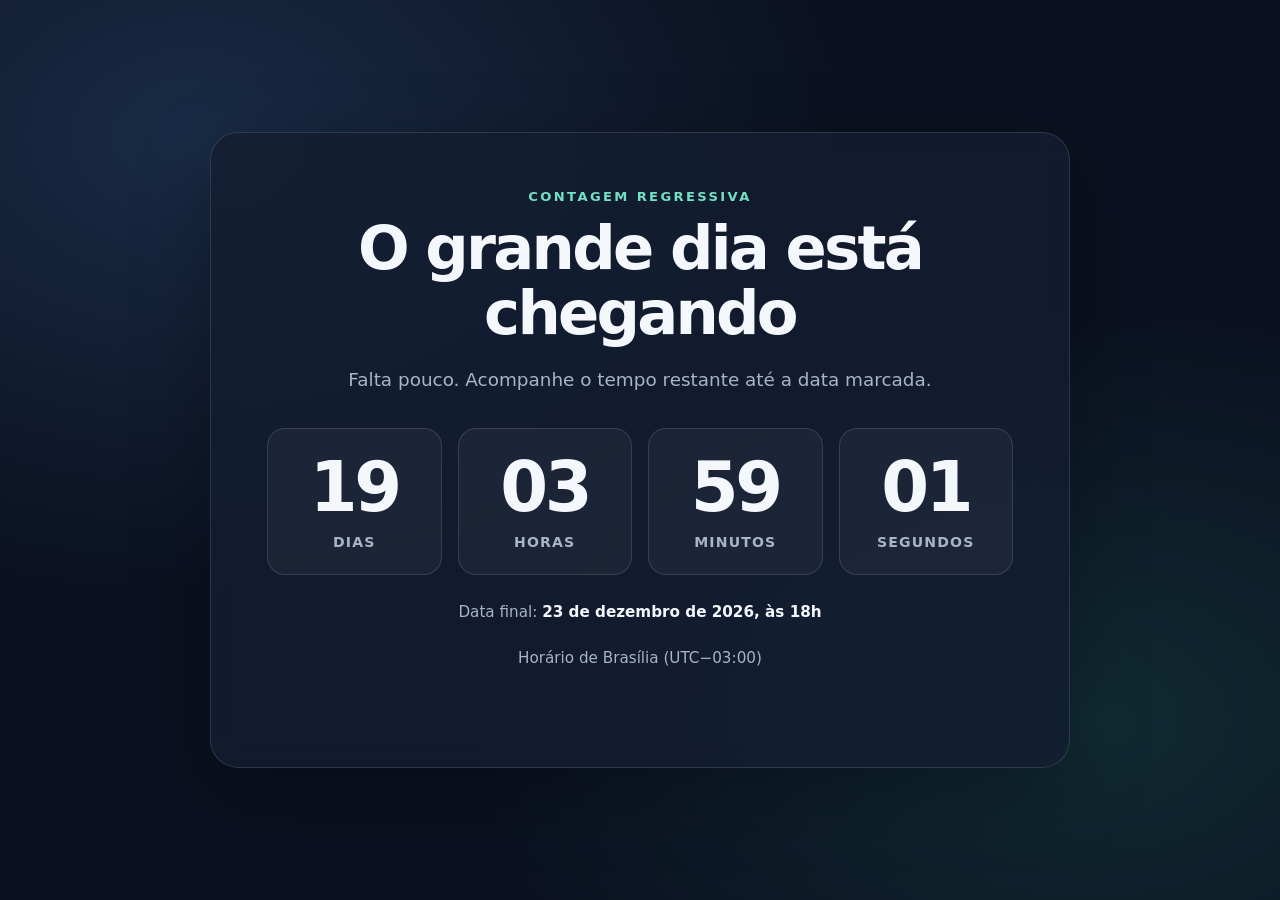
<file: bigday/thebigday.html>
<!DOCTYPE html>
<html lang="pt-BR">
<head>
  <meta charset="UTF-8">
  <meta name="viewport" content="width=device-width, initial-scale=1">
  <meta name="theme-color" content="#101827">
  <title>Contagem regressiva — 23/12/2026</title>
  <style>
    :root {
      color-scheme: dark;
      --bg: #0b1120;
      --panel: rgba(20, 30, 49, .82);
      --text: #f4f7fb;
      --muted: #a8b4c7;
      --accent: #73e0c1;
      --border: rgba(255,255,255,.12);
    }
    * { box-sizing: border-box; }
    body {
      margin: 0;
      min-height: 100svh;
      display: grid;
      place-items: center;
      padding: 24px;
      font-family: system-ui, -apple-system, BlinkMacSystemFont, "Segoe UI", sans-serif;
      color: var(--text);
      background:
        radial-gradient(ellipse at 15% 15%, rgba(61, 111, 166, .28), transparent 42%),
        radial-gradient(ellipse at 85% 80%, rgba(43, 176, 145, .16), transparent 40%),
        var(--bg);
    }
    main {
      width: min(100%, 860px);
      padding: clamp(24px, 6vw, 56px);
      text-align: center;
      background: var(--panel);
      border: 1px solid var(--border);
      border-radius: 28px;
      box-shadow: 0 24px 80px rgba(0,0,0,.28);
      backdrop-filter: blur(12px);
    }
    .eyebrow {
      margin: 0 0 12px;
      color: var(--accent);
      font-size: .82rem;
      font-weight: 750;
      letter-spacing: .18em;
      text-transform: uppercase;
    }
    h1 {
      margin: 0;
      font-size: clamp(2rem, 6vw, 3.8rem);
      line-height: 1.08;
      letter-spacing: -.045em;
    }
    .subtitle {
      margin: 18px 0 34px;
      color: var(--muted);
      font-size: clamp(1rem, 2.5vw, 1.15rem);
      line-height: 1.6;
    }
    .countdown {
      display: grid;
      grid-template-columns: repeat(4, minmax(0, 1fr));
      gap: clamp(8px, 2vw, 16px);
    }
    .unit {
      padding: clamp(14px, 3vw, 24px) 8px;
      border: 1px solid var(--border);
      border-radius: 18px;
      background: rgba(255,255,255,.045);
      min-width: 0;
    }
    .number {
      display: block;
      font-variant-numeric: tabular-nums;
      font-size: clamp(2rem, 7vw, 4.3rem);
      line-height: 1;
      font-weight: 780;
      letter-spacing: -.05em;
    }
    .label {
      display: block;
      margin-top: 12px;
      color: var(--muted);
      font-size: clamp(.68rem, 1.8vw, .88rem);
      font-weight: 650;
      letter-spacing: .08em;
      text-transform: uppercase;
    }
    .target {
      margin: 28px 0 0;
      color: var(--muted);
      font-size: .95rem;
    }
    .target strong { color: var(--text); font-weight: 650; }
    #status {
      min-height: 1.5em;
      margin: 20px 0 0;
      color: var(--accent);
      font-weight: 650;
    }
    @media (max-width: 520px) {
      body { padding: 14px; }
      main { border-radius: 22px; padding: 28px 18px; }
      .subtitle { margin-bottom: 24px; }
      .countdown { grid-template-columns: repeat(2, minmax(0, 1fr)); }
      .unit { padding: 20px 8px; }
    }
    @media (prefers-reduced-motion: no-preference) {
      .unit { transition: border-color .2s ease, transform .2s ease; }
      .unit:hover { border-color: rgba(115,224,193,.5); transform: translateY(-2px); }
    }
  </style>
</head>
<body>
  <main>
    <p class="eyebrow">Contagem regressiva</p>
    <h1>O grande dia está chegando</h1>
    <p class="subtitle">Falta pouco. Acompanhe o tempo restante até a data marcada.</p>

    <section class="countdown" aria-label="Tempo restante">
      <div class="unit"><span class="number" id="days">00</span><span class="label">Dias</span></div>
      <div class="unit"><span class="number" id="hours">00</span><span class="label">Horas</span></div>
      <div class="unit"><span class="number" id="minutes">00</span><span class="label">Minutos</span></div>
      <div class="unit"><span class="number" id="seconds">00</span><span class="label">Segundos</span></div>
    </section>

    <p class="target">Data final: <strong>23 de dezembro de 2026, às 18h</strong></p>
    <p class="target">Horário de Brasília (UTC−03:00)</p>
    <p id="status" role="status" aria-live="polite"></p>
  </main>

  <script>
    // O fuso -03:00 fica explícito para que o prazo não dependa do fuso do dispositivo.
    const targetDate = new Date("2026-12-23T18:00:00-03:00").getTime();
    const elements = {
      days: document.getElementById("days"),
      hours: document.getElementById("hours"),
      minutes: document.getElementById("minutes"),
      seconds: document.getElementById("seconds"),
      status: document.getElementById("status")
    };

    function updateCountdown() {
      const remaining = targetDate - Date.now();

      if (remaining <= 0) {
        elements.days.textContent = "00";
        elements.hours.textContent = "00";
        elements.minutes.textContent = "00";
        elements.seconds.textContent = "00";
        elements.status.textContent = "Chegou a hora!";
        return;
      }

      const totalSeconds = Math.floor(remaining / 1000);
      const days = Math.floor(totalSeconds / 86400);
      const hours = Math.floor((totalSeconds % 86400) / 3600);
      const minutes = Math.floor((totalSeconds % 3600) / 60);
      const seconds = totalSeconds % 60;

      elements.days.textContent = String(days).padStart(2, "0");
      elements.hours.textContent = String(hours).padStart(2, "0");
      elements.minutes.textContent = String(minutes).padStart(2, "0");
      elements.seconds.textContent = String(seconds).padStart(2, "0");
      elements.status.textContent = "";
    }

    updateCountdown();
    setInterval(updateCountdown, 1000);
  </script>
</body>
</html>
</file>
